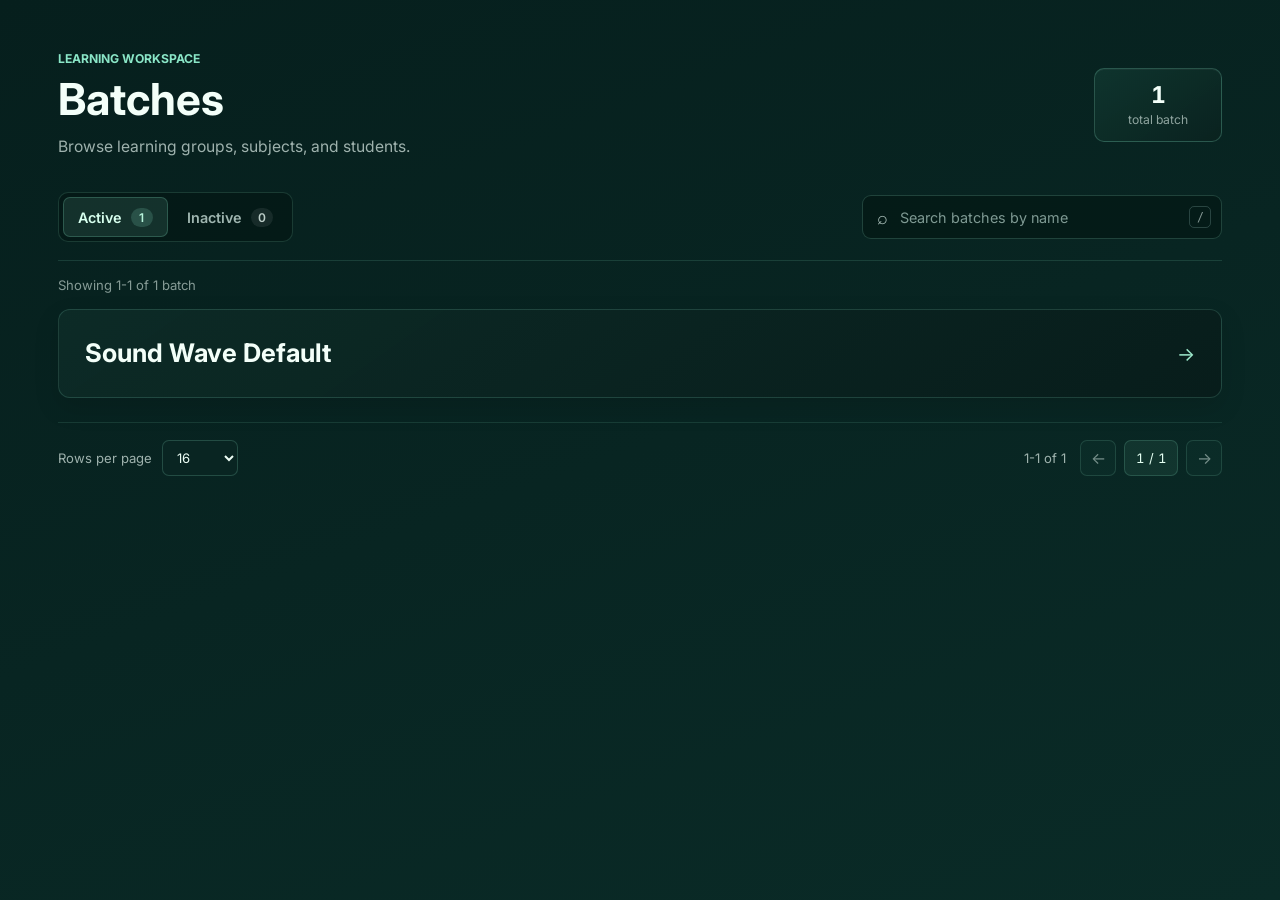
<file: index.html>
<!DOCTYPE html>
<html lang="en">
  <head>
    <meta charset="UTF-8" />
    <meta name="viewport" content="width=device-width, initial-scale=1.0" />
    <title>Sound Wave | Batches</title>
    <meta
      name="description"
      content="Sound Wave batches list."
    />
    <link rel="preconnect" href="https://fonts.googleapis.com" />
    <link rel="preconnect" href="https://fonts.gstatic.com" crossorigin />
    <link
      href="https://fonts.googleapis.com/css2?family=Inter:wght@400;500;600;700;800;900&display=swap"
      rel="stylesheet"
    />
    <link rel="icon" href="favicon.svg" type="image/svg+xml" />
    <link rel="stylesheet" href="styles.css" />
  </head>
  <body>
    <div class="app-shell app-shell-no-sidebar">
      <main class="main-panel list-panel batches-page">
        <section class="batch-list-shell" aria-labelledby="batches-title" data-batches-page>
          <header class="batches-heading">
            <div class="batches-heading-copy">
              <p class="batches-eyebrow">Learning workspace</p>
              <h1 id="batches-title">Batches</h1>
              <p class="batches-description">Browse learning groups, subjects, and students.</p>
            </div>
            <div class="batches-total" aria-live="polite">
              <strong data-total-batches>1</strong>
              <span>total batch</span>
            </div>
          </header>

          <div class="batch-toolbar">
            <div class="toggle-tabs" role="tablist" aria-label="Filter batches by status">
              <button class="tab active" id="active-tab" type="button" role="tab" aria-selected="true" aria-controls="batch-results" tabindex="0" data-status="active">
                <span>Active</span><span class="tab-count" data-count="active">1</span>
              </button>
              <button class="tab" id="inactive-tab" type="button" role="tab" aria-selected="false" aria-controls="batch-results" tabindex="-1" data-status="inactive">
                <span>Inactive</span><span class="tab-count" data-count="inactive">0</span>
              </button>
            </div>

            <div class="batch-search-field">
              <label class="visually-hidden" for="batch-search">Search batches by name</label>
              <span class="batch-search-icon" aria-hidden="true">⌕</span>
              <input id="batch-search" type="text" placeholder="Search batches by name" autocomplete="off" />
              <button class="clear-search" type="button" aria-label="Clear search" title="Clear search" hidden>&times;</button>
              <kbd class="search-shortcut" aria-hidden="true">/</kbd>
            </div>
          </div>

          <p class="results-summary" id="batch-results-summary" aria-live="polite"></p>

          <div class="batch-results" id="batch-results" role="tabpanel" aria-labelledby="active-tab" aria-busy="true">
            <div class="batch-skeleton" aria-hidden="true">
              <span class="skeleton-line skeleton-title"></span>
              <span class="skeleton-line skeleton-meta"></span>
              <span class="skeleton-line skeleton-meta-short"></span>
              <div class="skeleton-badges"><i></i><i></i><i></i><i></i></div>
              <span class="skeleton-line skeleton-footer"></span>
            </div>
          </div>

          <div class="batch-empty-state" id="batch-empty-state" role="status" hidden>
            <span class="empty-state-mark" aria-hidden="true">⌕</span>
            <strong data-empty-title>No batches found</strong>
            <p data-empty-description>Try a different search or status filter.</p>
            <button class="reset-search" type="button" hidden>Clear search</button>
          </div>

          <footer class="data-footer">
            <label class="rows-wrap" for="rows-per-page">
              <span>Rows per page</span>
              <select id="rows-per-page">
                <option value="8">8</option>
                <option value="16" selected>16</option>
                <option value="32">32</option>
              </select>
            </label>

            <div class="pager">
              <span class="pagination-summary" id="pagination-summary" aria-live="polite">0-0 of 0</span>
              <div class="pager-controls" aria-label="Batch list pagination">
                <button type="button" data-page="previous" aria-label="Previous page" title="Previous page" disabled>&larr;</button>
                <span class="page-indicator" id="page-indicator" aria-current="page">1 / 1</span>
                <button type="button" data-page="next" aria-label="Next page" title="Next page" disabled>&rarr;</button>
              </div>
            </div>
          </footer>
        </section>
      </main>
    </div>

    <template id="batch-card-template">
      <a class="batch-list-card batch-list-link" href="batch.html">
        <div class="batch-card-heading">
          <h2 data-field="name"></h2>
          <span class="batch-card-open" aria-hidden="true">&rarr;</span>
        </div>
      </a>
    </template>

    <script src="script.js"></script>
  </body>
</html>
</file>
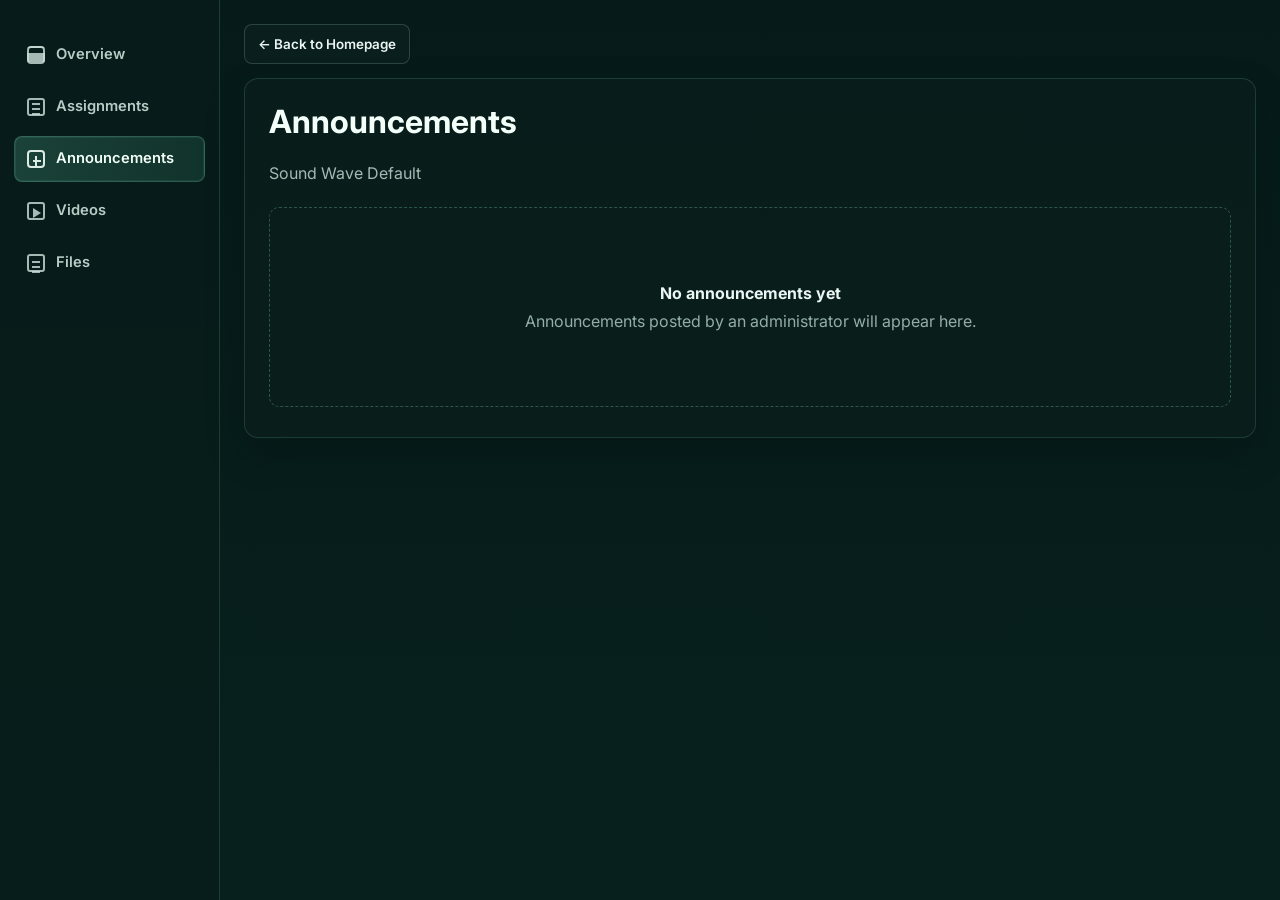
<file: announcements.html>
<!DOCTYPE html>
<html lang="en">
  <head>
    <meta charset="UTF-8" />
    <meta name="viewport" content="width=device-width, initial-scale=1.0" />
    <title>Sound Wave | Announcements</title>
    <meta name="description" content="Announcements for Sound Wave Default." />
    <link rel="preconnect" href="https://fonts.googleapis.com" />
    <link rel="preconnect" href="https://fonts.gstatic.com" crossorigin />
    <link href="https://fonts.googleapis.com/css2?family=Inter:wght@400;500;600;700;800;900&display=swap" rel="stylesheet" />
    <link rel="icon" href="favicon.svg" type="image/svg+xml" />
    <link rel="stylesheet" href="styles.css" />
  </head>
  <body class="batch-body">
    <div class="batch-layout batch-layout-no-side-panel">
      <aside class="batch-sidebar">
        <button class="batch-nav-toggle" type="button" aria-expanded="false" aria-controls="batch-navigation-items">
          <span>Batch navigation</span>
          <span class="batch-nav-toggle-icon" aria-hidden="true">+</span>
        </button>
        <nav class="side-nav" id="batch-navigation-items" aria-label="Batch navigation">
          <a class="nav-entry" href="batch.html"><span class="nav-icon icon-overview" aria-hidden="true"></span><span>Overview</span></a>
          <a class="nav-entry" href="assignments.html"><span class="nav-icon icon-assignments" aria-hidden="true"></span><span>Assignments</span></a>
          <a class="nav-entry active" href="announcements.html" aria-current="page"><span class="nav-icon icon-announcements" aria-hidden="true"></span><span>Announcements</span></a>
          <a class="nav-entry" href="videos.html"><span class="nav-icon icon-videos" aria-hidden="true"></span><span>Videos</span></a>
          <a class="nav-entry" href="files.html"><span class="nav-icon icon-material" aria-hidden="true"></span><span>Files</span></a>
        </nav>
      </aside>

      <main class="batch-main">
        <a class="small-action batch-back-link" href="index.html">&larr; Back to Homepage</a>
        <section class="batch-overview-card section-content-card">
          <h1>Announcements</h1>
          <p class="section-context">Sound Wave Default</p>
          <div class="section-empty-state" role="status">
            <strong>No announcements yet</strong>
            <span>Announcements posted by an administrator will appear here.</span>
          </div>
        </section>
      </main>

    </div>
    <script src="script.js"></script>
  </body>
</html>
</file>
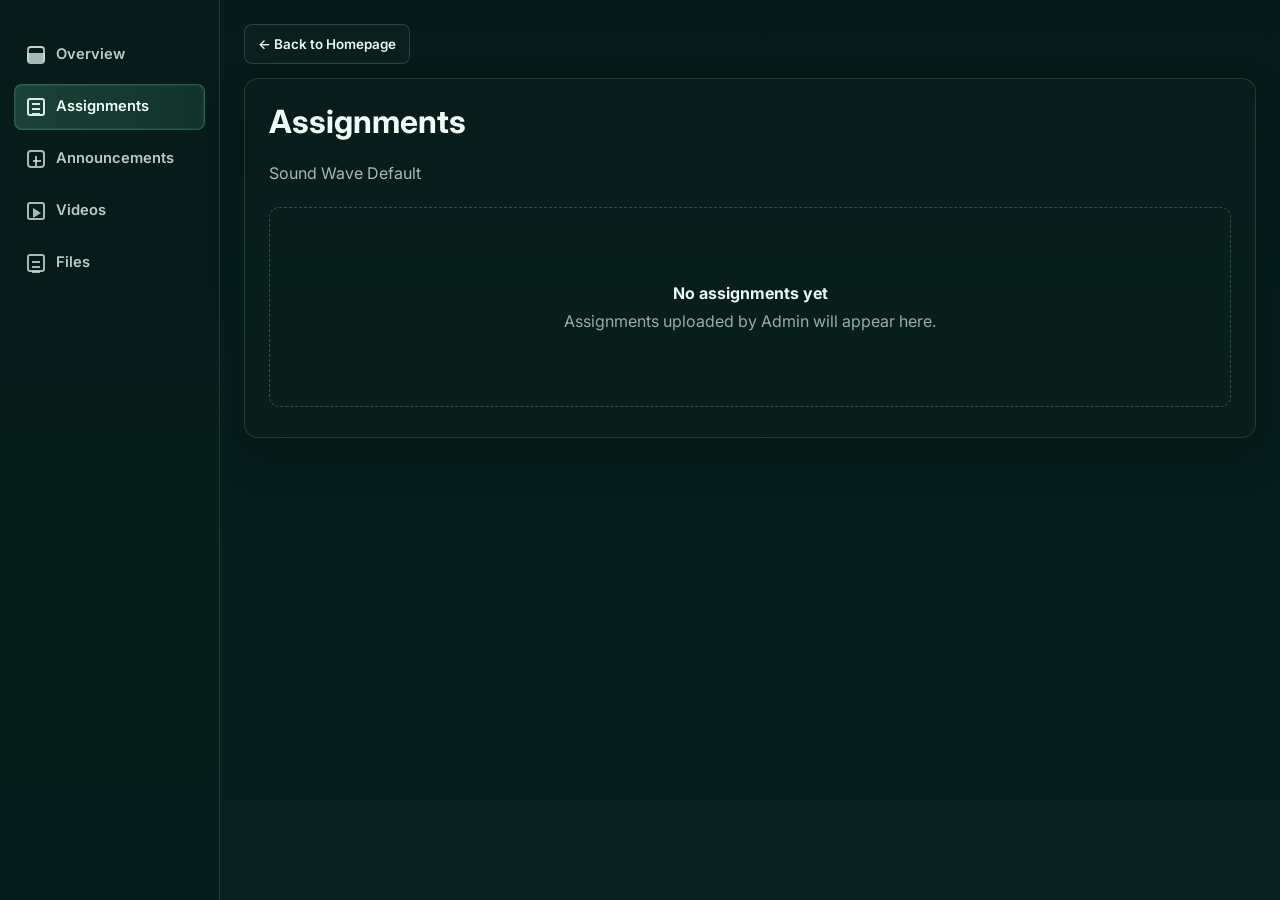
<file: assignments.html>
<!DOCTYPE html>
<html lang="en">
  <head>
    <meta charset="UTF-8" />
    <meta name="viewport" content="width=device-width, initial-scale=1.0" />
    <title>Sound Wave | Assignments</title>
    <meta name="description" content="Assignments for Sound Wave Default." />
    <link rel="preconnect" href="https://fonts.googleapis.com" />
    <link rel="preconnect" href="https://fonts.gstatic.com" crossorigin />
    <link href="https://fonts.googleapis.com/css2?family=Inter:wght@400;500;600;700;800;900&display=swap" rel="stylesheet" />
    <link rel="icon" href="favicon.svg" type="image/svg+xml" />
    <link rel="stylesheet" href="styles.css" />
  </head>
  <body class="batch-body">
    <div class="batch-layout batch-layout-no-side-panel">
      <aside class="batch-sidebar">
        <button class="batch-nav-toggle" type="button" aria-expanded="false" aria-controls="batch-navigation-items">
          <span>Batch navigation</span>
          <span class="batch-nav-toggle-icon" aria-hidden="true">+</span>
        </button>
        <nav class="side-nav" id="batch-navigation-items" aria-label="Batch navigation">
          <a class="nav-entry" href="batch.html"><span class="nav-icon icon-overview" aria-hidden="true"></span><span>Overview</span></a>
          <a class="nav-entry active" href="assignments.html" aria-current="page"><span class="nav-icon icon-assignments" aria-hidden="true"></span><span>Assignments</span></a>
          <a class="nav-entry" href="announcements.html"><span class="nav-icon icon-announcements" aria-hidden="true"></span><span>Announcements</span></a>
          <a class="nav-entry" href="videos.html"><span class="nav-icon icon-videos" aria-hidden="true"></span><span>Videos</span></a>
          <a class="nav-entry" href="files.html"><span class="nav-icon icon-material" aria-hidden="true"></span><span>Files</span></a>
        </nav>
      </aside>

      <main class="batch-main">
        <a class="small-action batch-back-link" href="index.html">&larr; Back to Homepage</a>
        <section class="batch-overview-card section-content-card">
          <h1>Assignments</h1>
          <p class="section-context">Sound Wave Default</p>
          <div class="section-empty-state">
            <strong>No assignments yet</strong>
            <span>Assignments uploaded by Admin will appear here.</span>
          </div>
        </section>
      </main>

    </div>
    <script src="script.js"></script>
  </body>
</html>
</file>
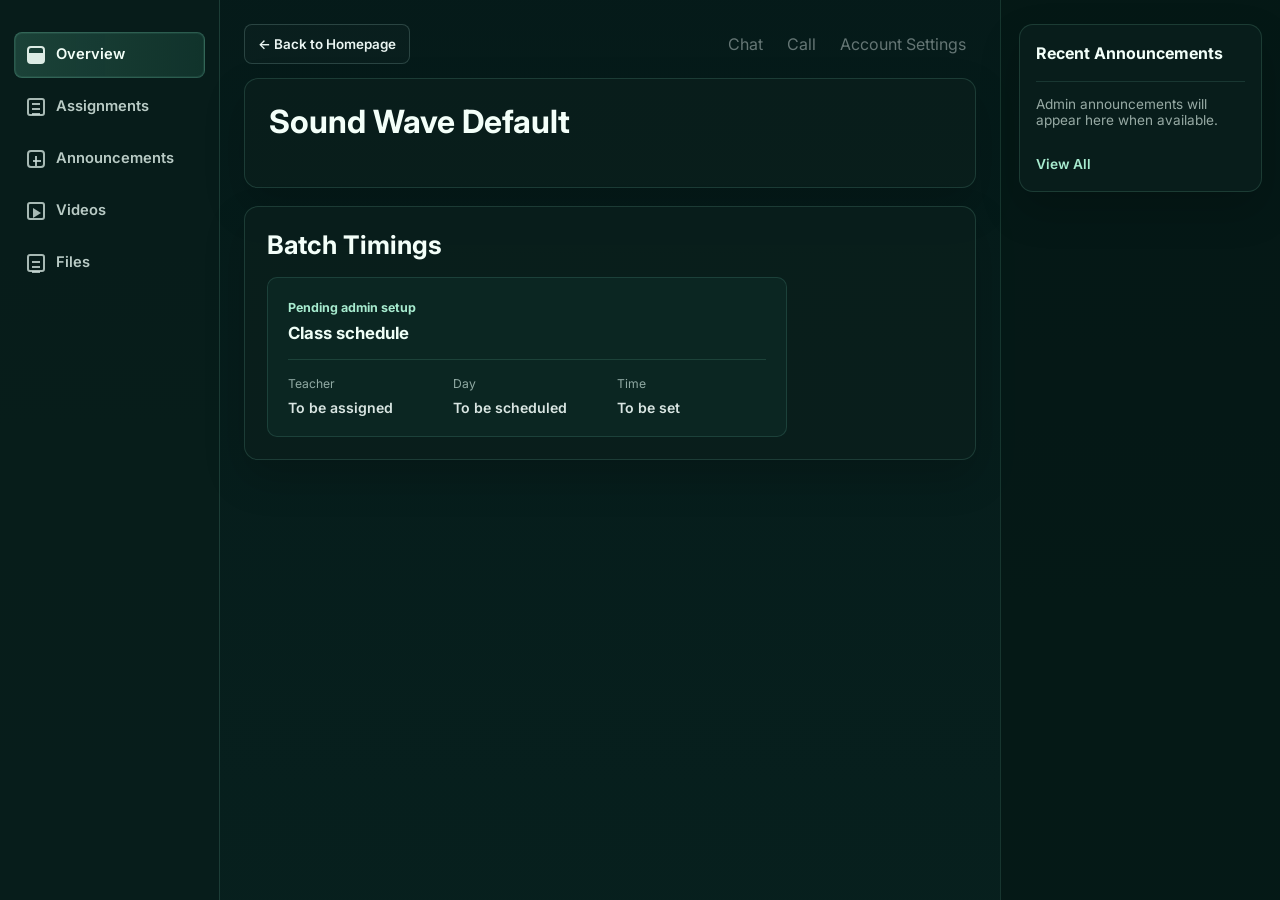
<file: batch.html>
<!DOCTYPE html>
<html lang="en">
  <head>
    <meta charset="UTF-8" />
    <meta name="viewport" content="width=device-width, initial-scale=1.0" />
    <title>Sound Wave | Batch Details</title>
    <meta
      name="description"
      content="Batch detail page for Sound Wave."
    />
    <link rel="preconnect" href="https://fonts.googleapis.com" />
    <link rel="preconnect" href="https://fonts.gstatic.com" crossorigin />
    <link
      href="https://fonts.googleapis.com/css2?family=Inter:wght@400;500;600;700;800;900&display=swap"
      rel="stylesheet"
    />
    <link rel="icon" href="favicon.svg" type="image/svg+xml" />
    <link rel="stylesheet" href="styles.css" />
  </head>
  <body class="batch-body">
    <div class="batch-layout">
      <aside class="batch-sidebar">
        <button class="batch-nav-toggle" type="button" aria-expanded="false" aria-controls="batch-navigation-items">
          <span>Batch navigation</span>
          <span class="batch-nav-toggle-icon" aria-hidden="true">+</span>
        </button>
        <nav class="side-nav" id="batch-navigation-items" aria-label="Batch navigation">
          <a class="nav-entry active" href="batch.html" aria-current="page">
            <span class="nav-icon icon-overview" aria-hidden="true"></span>
            <span>Overview</span>
          </a>
          <a class="nav-entry" href="assignments.html">
            <span class="nav-icon icon-assignments" aria-hidden="true"></span>
            <span>Assignments</span>
          </a>
          <a class="nav-entry" href="announcements.html">
            <span class="nav-icon icon-announcements" aria-hidden="true"></span>
            <span>Announcements</span>
          </a>
          <a class="nav-entry" href="videos.html">
            <span class="nav-icon icon-videos" aria-hidden="true"></span>
            <span>Videos</span>
          </a>
          <a class="nav-entry" href="files.html">
            <span class="nav-icon icon-material" aria-hidden="true"></span>
            <span>Files</span>
          </a>
        </nav>
      </aside>

      <main class="batch-main">
        <div class="batch-detail-topbar">
          <a class="small-action batch-back-link" href="index.html">&larr; Back to Homepage</a>
          <nav class="header-actions" aria-label="Account actions">
            <button type="button" class="header-action" disabled title="Chat will be available when connected">Chat</button>
            <button type="button" class="header-action" disabled title="Calling will be available when connected">Call</button>
            <button type="button" class="header-action" disabled title="Account settings are not connected yet">Account Settings</button>
          </nav>
        </div>

        <section class="batch-overview-card">
          <h1 id="batch-title">Sound Wave Default</h1>
        </section>

        <section class="batch-schedule-card">
          <h2>Batch Timings</h2>

          <div class="schedule-grid" id="schedule-content" aria-label="Class schedule">
            <article class="session-card weekly-class-card">
              <header class="weekly-class-header">
                <div>
                  <span class="weekly-class-frequency">Pending admin setup</span>
                  <h3>Class schedule</h3>
                </div>
              </header>
              <dl class="weekly-class-details">
                <div>
                  <dt>Teacher</dt>
                  <dd>To be assigned</dd>
                </div>
                <div>
                  <dt>Day</dt>
                  <dd>To be scheduled</dd>
                </div>
                <div>
                  <dt>Time</dt>
                  <dd>To be set</dd>
                </div>
              </dl>
            </article>
          </div>
          <div class="schedule-empty-state" id="schedule-empty-state" role="status">
            <strong>Schedule not configured</strong>
            <span>An administrator will set class availability.</span>
          </div>
        </section>
      </main>

      <aside class="batch-side-panel">
        <div class="panel-box">
          <h3>Recent Announcements</h3>
          <p class="announcement-empty-state" hidden>Admin announcements will appear here when available.</p>
          <a class="view-all" href="announcements.html">View All</a>
        </div>
      </aside>
    </div>

    <script src="script.js"></script>
  </body>
</html>
</file>
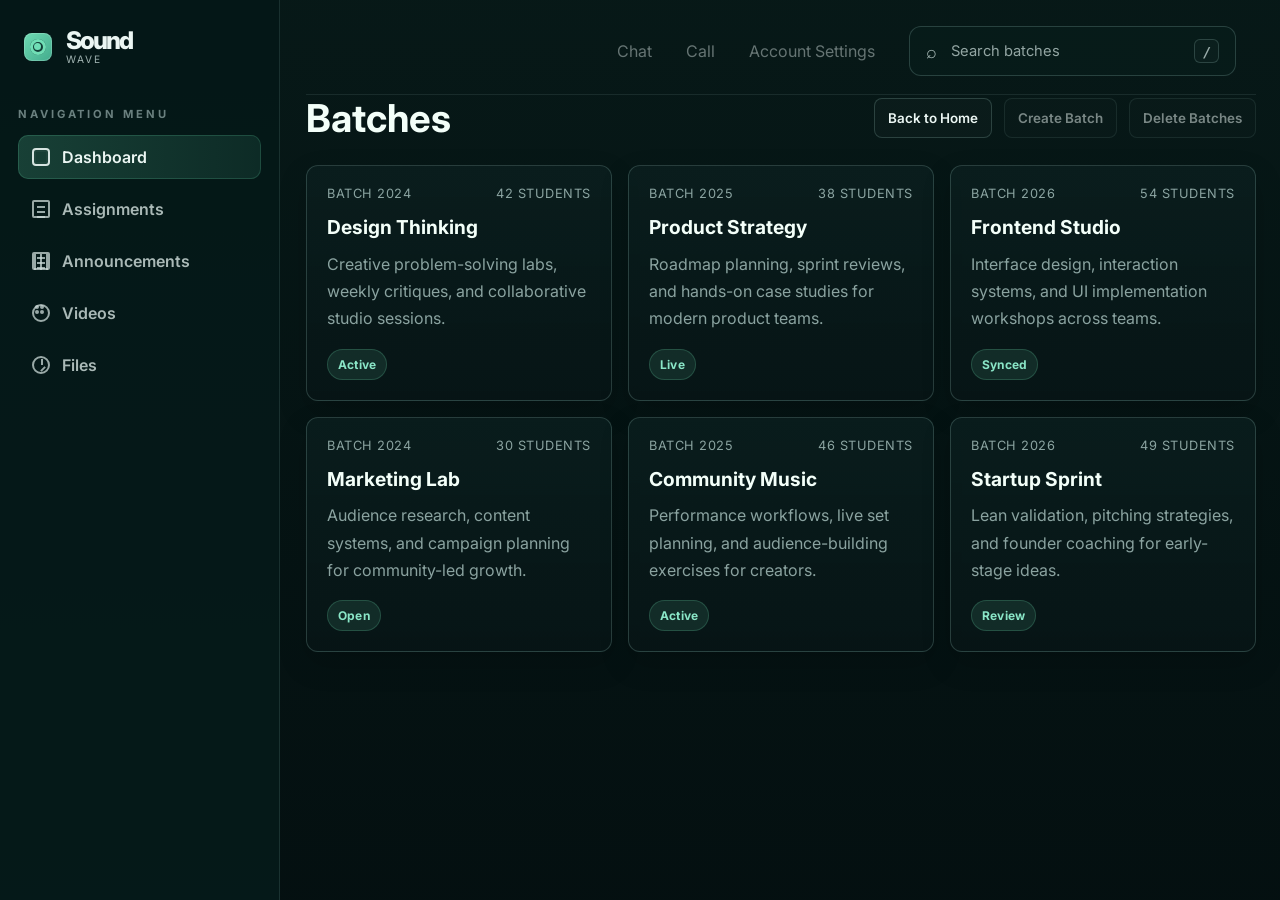
<file: dashboard.html>
<!DOCTYPE html>
<html lang="en">
  <head>
    <meta charset="UTF-8" />
    <meta name="viewport" content="width=device-width, initial-scale=1.0" />
    <title>Sound Wave | Dashboard</title>
    <meta
      name="description"
      content="Sound Wave dashboard showing available batches and schedule information."
    />
    <link rel="preconnect" href="https://fonts.googleapis.com" />
    <link rel="preconnect" href="https://fonts.gstatic.com" crossorigin />
    <link
      href="https://fonts.googleapis.com/css2?family=Inter:wght@400;500;600;700;800;900&display=swap"
      rel="stylesheet"
    />
    <link rel="icon" href="favicon.svg" type="image/svg+xml" />
    <link rel="stylesheet" href="styles.css" />
  </head>
  <body>
    <div class="app-shell">
      <aside class="sidebar">
        <div class="brand-wrap">
          <div class="brand-mark">
            <span class="brand-dot"></span>
          </div>
          <div class="brand-text">
            <span class="brand-name">Sound</span>
            <span class="brand-sub">Wave</span>
          </div>
        </div>

        <button class="batch-nav-toggle dashboard-nav-toggle" type="button" aria-expanded="false" aria-controls="dashboard-navigation-items">
          <span>Main navigation</span>
          <span class="batch-nav-toggle-icon" aria-hidden="true">+</span>
        </button>
        <nav class="sidebar-nav" id="dashboard-navigation-items" aria-label="Main navigation">
          <div class="nav-section-label">Navigation menu</div>

          <div class="nav-section">
            <a class="nav-item active" href="dashboard.html" aria-current="page">
              <span class="nav-icon dashboard-icon" aria-hidden="true"></span>
              <span>Dashboard</span>
            </a>
            <a class="nav-item" href="assignments.html">
              <span class="nav-icon material-icon" aria-hidden="true"></span>
              <span>Assignments</span>
            </a>
            <a class="nav-item" href="announcements.html">
              <span class="nav-icon timetable-icon" aria-hidden="true"></span>
              <span>Announcements</span>
            </a>
            <a class="nav-item" href="videos.html">
              <span class="nav-icon societies-icon" aria-hidden="true"></span>
              <span>Videos</span>
            </a>
            <a class="nav-item" href="files.html">
              <span class="nav-icon events-icon" aria-hidden="true"></span>
              <span>Files</span>
            </a>
          </div>
        </nav>
      </aside>

      <main class="main-panel batch-page">
        <header class="topbar">
          <nav class="header-actions" aria-label="Primary actions">
            <button type="button" class="header-action" disabled title="Chat will be available when connected">Chat</button>
            <button type="button" class="header-action" disabled title="Calling will be available when connected">Call</button>
            <button type="button" class="header-action" disabled title="Account settings are not connected yet">Account Settings</button>
          </nav>

          <label class="search-box" for="dashboard-batch-search">
            <span class="search-icon" aria-hidden="true">⌕</span>
            <input id="dashboard-batch-search" class="dashboard-search-input" type="search" placeholder="Search batches" autocomplete="off" />
            <kbd>/</kbd>
          </label>
        </header>

        <div class="batch-header">
          <h1>Batches</h1>
          <div class="batch-top-actions">
            <a class="small-action" href="index.html">Back to Home</a>
            <button class="small-action" type="button" disabled title="Batch creation is not connected yet">Create Batch</button>
            <button class="small-action" type="button" disabled title="Batch management is not connected yet">Delete Batches</button>
          </div>
        </div>

        <section class="batch-grid" aria-label="Batches overview">
          <a class="batch-card batch-link" href="batch.html?id=design-thinking">
            <div class="batch-meta">
              <span>Batch 2024</span>
              <span>42 students</span>
            </div>
            <h3>Design Thinking</h3>
            <p>Creative problem-solving labs, weekly critiques, and collaborative studio sessions.</p>
            <span class="batch-pill">Active</span>
          </a>

          <a class="batch-card batch-link" href="batch.html?id=product-strategy">
            <div class="batch-meta">
              <span>Batch 2025</span>
              <span>38 students</span>
            </div>
            <h3>Product Strategy</h3>
            <p>Roadmap planning, sprint reviews, and hands-on case studies for modern product teams.</p>
            <span class="batch-pill">Live</span>
          </a>

          <a class="batch-card batch-link" href="batch.html?id=frontend-studio">
            <div class="batch-meta">
              <span>Batch 2026</span>
              <span>54 students</span>
            </div>
            <h3>Frontend Studio</h3>
            <p>Interface design, interaction systems, and UI implementation workshops across teams.</p>
            <span class="batch-pill">Synced</span>
          </a>

          <a class="batch-card batch-link" href="batch.html?id=marketing-lab">
            <div class="batch-meta">
              <span>Batch 2024</span>
              <span>30 students</span>
            </div>
            <h3>Marketing Lab</h3>
            <p>Audience research, content systems, and campaign planning for community-led growth.</p>
            <span class="batch-pill">Open</span>
          </a>

          <a class="batch-card batch-link" href="batch.html?id=community-music">
            <div class="batch-meta">
              <span>Batch 2025</span>
              <span>46 students</span>
            </div>
            <h3>Community Music</h3>
            <p>Performance workflows, live set planning, and audience-building exercises for creators.</p>
            <span class="batch-pill">Active</span>
          </a>

          <a class="batch-card batch-link" href="batch.html?id=startup-sprint">
            <div class="batch-meta">
              <span>Batch 2026</span>
              <span>49 students</span>
            </div>
            <h3>Startup Sprint</h3>
            <p>Lean validation, pitching strategies, and founder coaching for early-stage ideas.</p>
            <span class="batch-pill">Review</span>
          </a>
        </section>
        <p class="dashboard-search-empty" role="status" hidden>No batches match your search.</p>
      </main>
    </div>

    <script src="script.js"></script>
  </body>
</html>
</file>
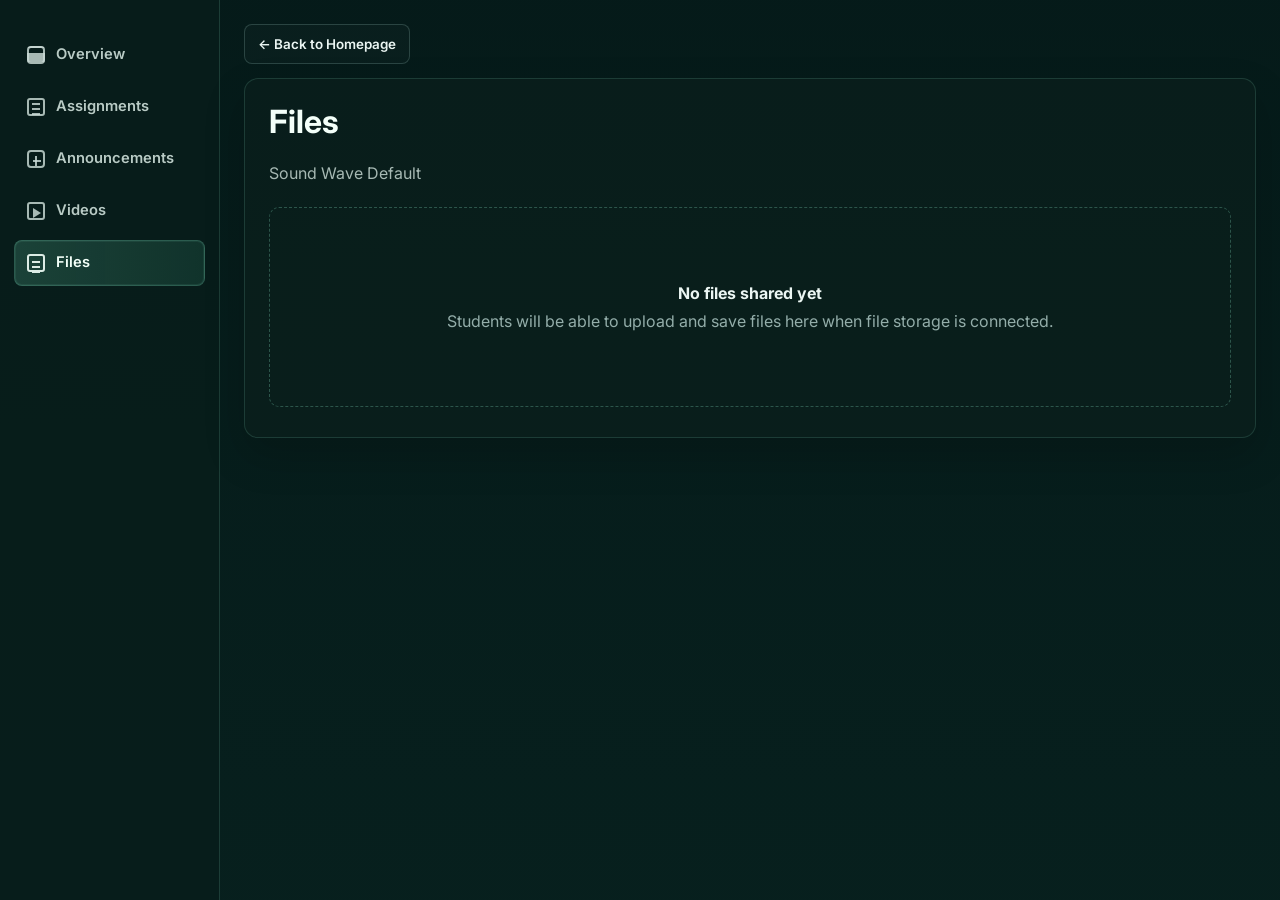
<file: files.html>
<!DOCTYPE html>
<html lang="en">
  <head>
    <meta charset="UTF-8" />
    <meta name="viewport" content="width=device-width, initial-scale=1.0" />
    <title>Sound Wave | Files</title>
    <meta name="description" content="Files for Sound Wave Default." />
    <link rel="preconnect" href="https://fonts.googleapis.com" />
    <link rel="preconnect" href="https://fonts.gstatic.com" crossorigin />
    <link href="https://fonts.googleapis.com/css2?family=Inter:wght@400;500;600;700;800;900&display=swap" rel="stylesheet" />
    <link rel="icon" href="favicon.svg" type="image/svg+xml" />
    <link rel="stylesheet" href="styles.css" />
  </head>
  <body class="batch-body">
    <div class="batch-layout batch-layout-no-side-panel">
      <aside class="batch-sidebar">
        <button class="batch-nav-toggle" type="button" aria-expanded="false" aria-controls="batch-navigation-items">
          <span>Batch navigation</span>
          <span class="batch-nav-toggle-icon" aria-hidden="true">+</span>
        </button>
        <nav class="side-nav" id="batch-navigation-items" aria-label="Batch navigation">
          <a class="nav-entry" href="batch.html"><span class="nav-icon icon-overview" aria-hidden="true"></span><span>Overview</span></a>
          <a class="nav-entry" href="assignments.html"><span class="nav-icon icon-assignments" aria-hidden="true"></span><span>Assignments</span></a>
          <a class="nav-entry" href="announcements.html"><span class="nav-icon icon-announcements" aria-hidden="true"></span><span>Announcements</span></a>
          <a class="nav-entry" href="videos.html"><span class="nav-icon icon-videos" aria-hidden="true"></span><span>Videos</span></a>
          <a class="nav-entry active" href="files.html" aria-current="page"><span class="nav-icon icon-material" aria-hidden="true"></span><span>Files</span></a>
        </nav>
      </aside>

      <main class="batch-main">
        <a class="small-action batch-back-link" href="index.html">&larr; Back to Homepage</a>
        <section class="batch-overview-card section-content-card">
          <h1>Files</h1>
          <p class="section-context">Sound Wave Default</p>
          <div class="section-empty-state">
            <strong>No files shared yet</strong>
            <span>Students will be able to upload and save files here when file storage is connected.</span>
          </div>
        </section>
      </main>

    </div>
    <script src="script.js"></script>
  </body>
</html>
</file>
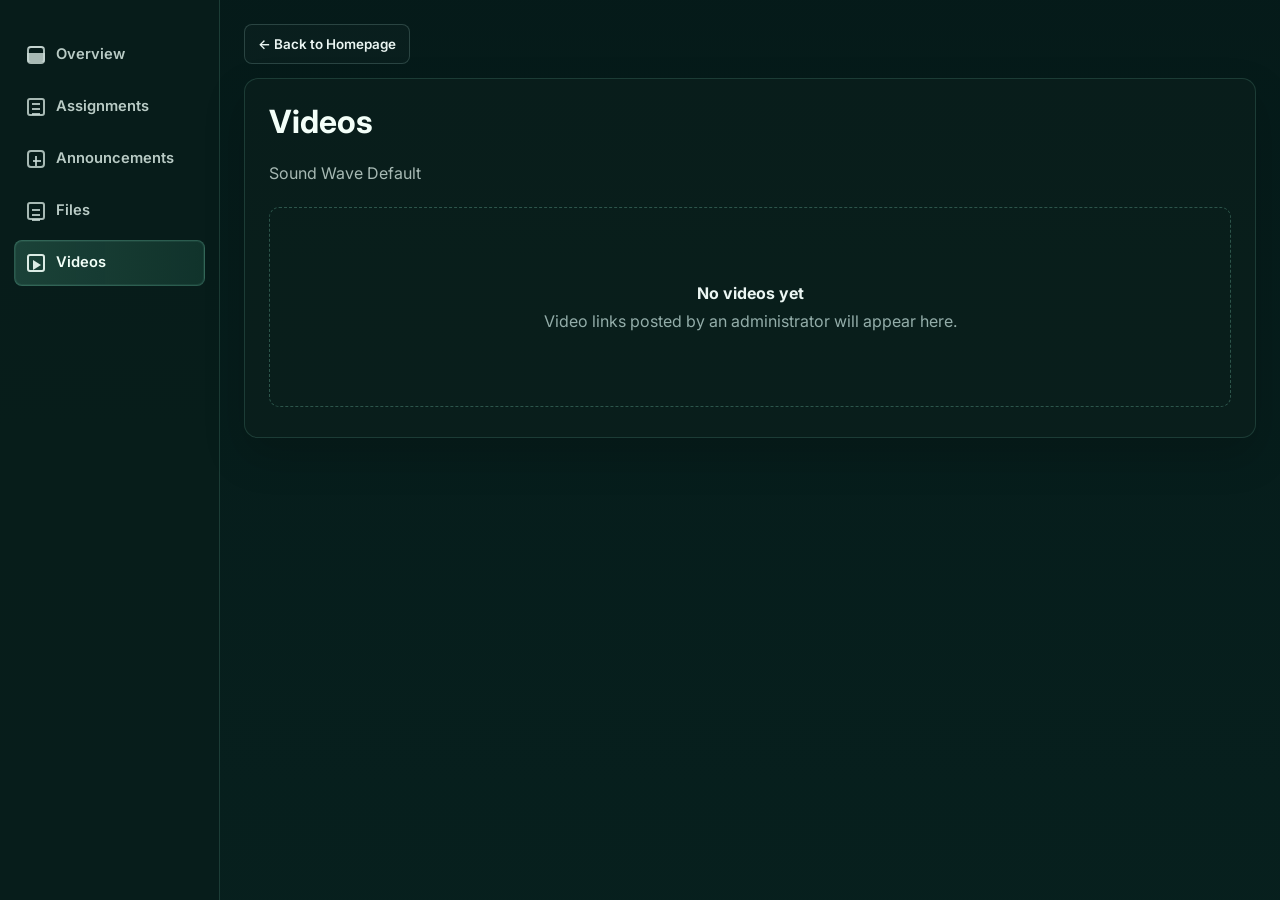
<file: videos.html>
<!DOCTYPE html>
<html lang="en">
  <head>
    <meta charset="UTF-8" />
    <meta name="viewport" content="width=device-width, initial-scale=1.0" />
    <title>Sound Wave | Videos</title>
    <meta name="description" content="Videos for Sound Wave Default." />
    <link rel="preconnect" href="https://fonts.googleapis.com" />
    <link rel="preconnect" href="https://fonts.gstatic.com" crossorigin />
    <link href="https://fonts.googleapis.com/css2?family=Inter:wght@400;500;600;700;800;900&display=swap" rel="stylesheet" />
    <link rel="icon" href="favicon.svg" type="image/svg+xml" />
    <link rel="stylesheet" href="styles.css" />
  </head>
  <body class="batch-body">
    <div class="batch-layout batch-layout-no-side-panel">
      <aside class="batch-sidebar">
        <button class="batch-nav-toggle" type="button" aria-expanded="false" aria-controls="batch-navigation-items">
          <span>Batch navigation</span>
          <span class="batch-nav-toggle-icon" aria-hidden="true">+</span>
        </button>
        <nav class="side-nav" id="batch-navigation-items" aria-label="Batch navigation">
          <a class="nav-entry" href="batch.html"><span class="nav-icon icon-overview" aria-hidden="true"></span><span>Overview</span></a>
          <a class="nav-entry" href="assignments.html"><span class="nav-icon icon-assignments" aria-hidden="true"></span><span>Assignments</span></a>
          <a class="nav-entry" href="announcements.html"><span class="nav-icon icon-announcements" aria-hidden="true"></span><span>Announcements</span></a>
          <a class="nav-entry" href="files.html"><span class="nav-icon icon-material" aria-hidden="true"></span><span>Files</span></a>
          <a class="nav-entry active" href="videos.html" aria-current="page"><span class="nav-icon icon-videos" aria-hidden="true"></span><span>Videos</span></a>
        </nav>
      </aside>

      <main class="batch-main">
        <a class="small-action batch-back-link" href="index.html">&larr; Back to Homepage</a>
        <section class="batch-overview-card section-content-card">
          <h1>Videos</h1>
          <p class="section-context">Sound Wave Default</p>
          <div class="section-empty-state">
            <strong>No videos yet</strong>
            <span>Video links posted by an administrator will appear here.</span>
          </div>
        </section>
      </main>

    </div>
    <script src="script.js"></script>
  </body>
</html>
</file>
<file: styles.css>
:root {
  --bg-1: #031e1d;
  --bg-2: #052b2a;
  --bg-3: #0b3634;
  --panel: rgba(10, 31, 29, 0.8);
  --panel-strong: rgba(12, 31, 31, 0.9);
  --panel-light: rgba(19, 46, 44, 0.98);
  --line: rgba(136, 177, 171, 0.16);
  --line-strong: rgba(136, 177, 171, 0.26);
  --text: #ebf6f3;
  --muted: rgba(201, 229, 224, 0.68);
  --green: #8ae6c7;
  --green-strong: #64ffc4;
  --green-soft: rgba(122, 240, 196, 0.12);
  --shadow: 0 24px 80px rgba(0, 0, 0, 0.28);
}

* {
  box-sizing: border-box;
}

html, body {
  margin: 0;
  height: 100%;
  background: var(--bg-1);
  color: var(--text);
  font-family: "Inter", sans-serif;
}

body {
  min-height: 100vh;
}

button, input {
  font: inherit;
}

.app-shell {
  display: grid;
  grid-template-columns: 280px 1fr;
  min-height: 100vh;
  background: linear-gradient(180deg, #04211f 0%, #08352f 100%);
}

.app-shell-no-sidebar {
  grid-template-columns: 1fr;
}

.sidebar {
  background: rgba(5, 23, 23, 0.9);
  border-right: 1px solid var(--line);
  padding: 18px 18px 24px;
}

.brand-wrap {
  display: flex;
  align-items: center;
  gap: 14px;
  padding: 10px 6px 18px;
}

.brand-mark {
  position: relative;
  width: 28px;
  height: 28px;
  border-radius: 8px;
  background: linear-gradient(135deg, rgba(122, 240, 196, 0.9), rgba(82, 208, 170, 0.8));
  box-shadow: inset 0 0 0 1px rgba(255,255,255,0.18);
}

.brand-mark::before {
  content: "";
  position: absolute;
  inset: 6px;
  border-radius: 50%;
  background: rgba(3, 30, 30, 0.8);
  box-shadow: inset 0 0 0 3px rgba(122, 240, 196, 0.9);
}

.brand-dot {
  position: absolute;
  width: 7px;
  height: 7px;
  border-radius: 50%;
  background: rgba(122, 240, 196, 0.9);
  top: 10px;
  left: 10px;
}

.brand-text {
  display: flex;
  flex-direction: column;
  gap: 1px;
}

.brand-name {
  font-size: clamp(1.3rem, 1.9vw, 2.1rem);
  font-weight: 800;
  letter-spacing: -0.08em;
  line-height: 1;
}

.brand-sub {
  color: rgba(221, 238, 235, 0.72);
  font-size: 0.64rem;
  text-transform: uppercase;
  letter-spacing: 0.2em;
}

.sidebar-nav {
  margin-top: 24px;
}

.nav-section {
  margin-bottom: 24px;
}

.nav-label,
.nav-section-label {
  color: rgba(188, 211, 208, 0.56);
  font-size: 0.7rem;
  letter-spacing: 0.26em;
  text-transform: uppercase;
  margin: 0 0 14px;
  font-weight: 700;
}

.nav-item {
  position: relative;
  display: flex;
  align-items: center;
  gap: 12px;
  width: 100%;
  padding: 12px 14px;
  border-radius: 10px;
  color: rgba(225, 239, 236, 0.75);
  text-decoration: none;
  font-weight: 600;
  margin-bottom: 8px;
}

.nav-item.active {
  background: rgba(106, 231, 190, 0.09);
  box-shadow: inset 0 0 0 1px rgba(118, 247, 193, 0.16);
  color: var(--text);
}

.nav-item.active::before {
  content: "";
  position: absolute;
  inset: 0;
  border-radius: 10px;
  background: linear-gradient(90deg, rgba(118, 247, 193, 0.1), transparent);
}

.nav-item span:not(.nav-icon) {
  position: relative;
  z-index: 1;
}

.nav-icon {
  position: relative;
  z-index: 1;
  width: 16px;
  height: 16px;
  display: inline-block;
  opacity: 0.9;
}

.dashboard-icon {
  border: 2px solid currentColor;
  border-radius: 4px;
  box-shadow: inset 0 0 0 2px rgba(255,255,255,0.04);
}

.material-icon {
  border: 2px solid currentColor;
  border-radius: 2px;
}

.material-icon::before {
  content: "";
  position: absolute;
  left: 3px;
  right: 3px;
  top: 4px;
  height: 2px;
  background: currentColor;
  box-shadow: 0 5px 0 currentColor, 0 10px 0 currentColor;
}

.timetable-icon {
  border: 2px solid currentColor;
  border-radius: 2px;
}

.timetable-icon::before,
.timetable-icon::after {
  content: "";
  position: absolute;
  background: currentColor;
  left: 3px;
  right: 3px;
  top: 3px;
  height: 2px;
  box-shadow: 0 5px 0 currentColor, 0 10px 0 currentColor;
}

.timetable-icon::after {
  left: 0;
  right: 0;
  top: 0;
  width: 2px;
  height: 16px;
  box-shadow: 6px 0 0 currentColor, 12px 0 0 currentColor;
}

.societies-icon {
  border-radius: 50%;
  border: 2px solid currentColor;
}

.societies-icon::before {
  content: "";
  position: absolute;
  inset: 4px 4px auto auto;
  width: 4px;
  height: 4px;
  border-radius: 50%;
  background: currentColor;
  box-shadow: -5px 0 0 currentColor, 0 -5px 0 currentColor, -5px -5px 0 currentColor;
}

.events-icon {
  border: 2px solid currentColor;
  border-radius: 50%;
}

.events-icon::before {
  content: "";
  position: absolute;
  width: 2px;
  height: 6px;
  background: currentColor;
  left: 7px;
  top: 1px;
  box-shadow: 0 0 0 0 currentColor;
}

.events-icon::after {
  content: "";
  position: absolute;
  width: 2px;
  height: 6px;
  background: currentColor;
  left: 8px;
  top: 8px;
  transform: rotate(45deg);
}

.batch-body {
  background: linear-gradient(180deg, #061f1d 0%, #0b2e2a 100%);
  color: #ebf6f3;
}

.batch-layout {
  display: grid;
  grid-template-columns: minmax(190px, 220px) minmax(0, 1.7fr) minmax(250px, 280px);
  max-width: 1680px;
  min-height: 100vh;
  margin: 0 auto;
  background: linear-gradient(180deg, rgba(5, 26, 25, 0.92), rgba(7, 31, 29, 0.96));
}

.batch-layout-no-side-panel {
  grid-template-columns: minmax(190px, 220px) minmax(0, 1fr);
}

.batch-sidebar {
  background: rgba(7, 29, 27, 0.88);
  border-right: 1px solid rgba(138, 230, 199, 0.16);
  padding: 24px 14px;
}

.batch-nav-toggle {
  display: none;
}

.side-nav {
  display: flex;
  flex-direction: column;
  gap: 6px;
  margin-top: 8px;
}

.nav-entry {
  display: flex;
  align-items: center;
  gap: 11px;
  min-height: 46px;
  padding: 10px 12px;
  border: 1px solid transparent;
  border-radius: 8px;
  color: rgba(225, 241, 236, 0.82);
  text-decoration: none;
  font-weight: 600;
  font-size: 0.92rem;
  line-height: 1.35;
  transition: background-color 140ms ease, border-color 140ms ease, color 140ms ease;
}

.nav-entry:hover:not(.active) {
  border-color: rgba(138, 230, 199, 0.12);
  background: rgba(138, 230, 199, 0.07);
  color: #f2fff8;
}

.nav-entry.active {
  background: linear-gradient(90deg, rgba(122, 240, 196, 0.18), rgba(100, 255, 196, 0.1));
  border: 1px solid rgba(138, 230, 199, 0.22);
  color: #f2fff8;
  box-shadow: inset 0 0 0 1px rgba(138, 230, 199, 0.08);
}

.nav-icon {
  flex: 0 0 18px;
  width: 18px;
  height: 18px;
  display: inline-block;
  position: relative;
  color: inherit;
}

.icon-overview,
.icon-assignments,
.icon-announcements,
.icon-videos,
.icon-material {
  border: 2px solid currentColor;
}

.icon-overview {
  border-radius: 4px;
  background: linear-gradient(180deg, transparent 0 35%, currentColor 35% 100%);
}

.icon-assignments {
  border-radius: 3px;
}

.icon-assignments::before {
  content: "";
  position: absolute;
  left: 3px;
  right: 3px;
  top: 3px;
  height: 2px;
  background: currentColor;
  box-shadow: 0 5px 0 currentColor, 0 10px 0 currentColor;
}

.icon-announcements {
  border-radius: 4px;
}

.icon-announcements::before,
.icon-announcements::after {
  content: "";
  position: absolute;
  background: currentColor;
}

.icon-announcements::before {
  width: 2px;
  height: 10px;
  left: 6px;
  top: 4px;
}

.icon-announcements::after {
  width: 8px;
  height: 2px;
  left: 4px;
  top: 8px;
}

.icon-videos {
  border-radius: 3px;
}

.icon-videos::before {
  content: "";
  position: absolute;
  left: 4px;
  top: 4px;
  width: 0;
  height: 0;
  border-left: 8px solid currentColor;
  border-top: 5px solid transparent;
  border-bottom: 5px solid transparent;
}

.icon-material {
  border-radius: 3px;
}

.icon-material::before {
  content: "";
  position: absolute;
  left: 3px;
  right: 3px;
  top: 5px;
  height: 2px;
  background: currentColor;
  box-shadow: 0 5px 0 currentColor, 0 10px 0 currentColor;
}

.batch-main {
  min-width: 0;
  padding: 24px;
}

.batch-back-link {
  display: inline-block;
  margin-bottom: 14px;
}

.batch-detail-topbar {
  display: flex;
  align-items: center;
  justify-content: space-between;
  gap: 12px;
  margin-bottom: 14px;
}

.batch-detail-topbar .batch-back-link {
  margin-bottom: 0;
}

.batch-detail-topbar .header-actions {
  flex-wrap: wrap;
  gap: 4px;
  margin-right: 0;
}

.batch-detail-topbar .header-action {
  border: 1px solid rgba(138, 230, 199, 0.16);
  border-radius: 7px;
  padding: 8px 10px;
  font-size: 0.82rem;
  white-space: nowrap;
}

.section-content-card {
  min-height: 360px;
}

.section-content-card h1 {
  margin: 0 0 8px;
  color: #f3fff9;
  font-size: clamp(1.7rem, 2.4vw, 2.4rem);
}

.section-context {
  margin: 0 0 24px;
  color: rgba(206, 224, 218, 0.8);
}

.section-empty-state {
  min-height: 200px;
  display: grid;
  align-content: center;
  justify-items: center;
  gap: 8px;
  padding: 24px;
  border: 1px dashed rgba(138, 230, 199, 0.28);
  border-radius: 10px;
  color: rgba(201, 229, 224, 0.72);
  text-align: center;
}

.section-empty-state strong {
  color: #ebf6f3;
}

.announcement-card {
  padding: 18px;
  border: 1px solid rgba(138, 230, 199, 0.18);
  border-radius: 10px;
  background: rgba(138, 230, 199, 0.04);
}

.announcement-card h2 {
  margin: 0 0 8px;
  font-size: 1rem;
  color: #f3fff9;
}

.announcement-card p {
  margin: 0;
  color: rgba(206, 224, 218, 0.8);
}

.batch-overview-card,
.batch-schedule-card,
.panel-box {
  background: rgba(10, 31, 29, 0.82);
  border: 1px solid rgba(138, 230, 199, 0.15);
  border-radius: 14px;
  box-shadow: 0 18px 40px rgba(0, 0, 0, 0.18);
}

.batch-overview-card {
  padding: 24px;
  margin-bottom: 18px;
}

.batch-overview-card h1 {
  margin: 0 0 22px;
  font-size: clamp(1.7rem, 2.5vw, 2.35rem);
  line-height: 1.2;
  color: #f3fff9;
  overflow-wrap: anywhere;
}

.meta-grid {
  display: grid;
  grid-template-columns: repeat(3, minmax(0, 1fr));
  gap: 20px 24px;
  padding-top: 2px;
}

.meta-item {
  display: flex;
  flex-direction: column;
  gap: 8px;
  color: rgba(217, 234, 230, 0.78);
}

.meta-item strong {
  color: #f5fff9;
  font-size: 0.98rem;
  font-weight: 600;
  line-height: 1.45;
}

.meta-label {
  font-size: 0.76rem;
  color: rgba(196, 221, 214, 0.72);
}

.full-width {
  grid-column: 1 / -1;
}

.subject-tags {
  display: flex;
  flex-wrap: wrap;
  gap: 8px;
  margin-top: 8px;
}

.subject-tags span {
  display: inline-flex;
  align-items: center;
  min-height: 29px;
  max-width: 100%;
  padding: 5px 10px;
  border: 1px solid rgba(138, 230, 199, 0.19);
  border-radius: 999px;
  background: rgba(138, 230, 199, 0.07);
  color: #c4f4e1;
  font-size: 0.75rem;
  font-weight: 600;
  line-height: 1.3;
  overflow-wrap: anywhere;
}

.batch-schedule-card {
  min-width: 0;
  padding: 22px;
}

.batch-schedule-card h2 {
  margin: 0 0 16px;
  font-size: clamp(1.5rem, 2vw, 1.9rem);
  line-height: 1.25;
  color: #f3fff9;
}

.schedule-grid {
  display: grid;
  grid-template-columns: repeat(auto-fit, minmax(min(100%, 170px), 1fr));
  gap: 12px;
}

.schedule-grid[hidden],
.schedule-empty-state[hidden] {
  display: none;
}

.session-card {
  display: flex;
  min-width: 0;
  min-height: 166px;
  flex-direction: column;
  background: rgba(13, 39, 36, 0.9);
  border: 1px solid rgba(138, 230, 199, 0.14);
  border-radius: 10px;
  padding: 16px;
  transition: border-color 140ms ease, background-color 140ms ease, transform 140ms ease;
}

.session-card:hover {
  transform: translateY(-1px);
  border-color: rgba(138, 230, 199, 0.32);
  background: rgba(15, 45, 41, 0.96);
}

.weekly-class-card {
  min-height: 0;
  width: 100%;
  max-width: 520px;
  padding: 18px 20px;
}

.weekly-class-header {
  display: flex;
  align-items: center;
  justify-content: space-between;
  flex-wrap: wrap;
  gap: 12px;
  padding-bottom: 14px;
  border-bottom: 1px solid rgba(138, 230, 199, 0.14);
}

.weekly-class-header h3 {
  margin: 6px 0 0;
  color: #effff7;
  font-size: 1.05rem;
  line-height: 1.35;
}

.weekly-class-frequency {
  color: #a7ebcf;
  font-size: 0.78rem;
  font-weight: 700;
}

.weekly-class-details {
  display: grid;
  grid-template-columns: repeat(3, minmax(0, 1fr));
  gap: 16px;
  margin: 0;
  padding-top: 16px;
}

.weekly-class-details dt {
  margin-bottom: 7px;
  color: rgba(196, 221, 214, 0.72);
  font-size: 0.76rem;
}

.weekly-class-details dd {
  display: flex;
  align-items: center;
  gap: 9px;
  margin: 0;
  color: rgba(240, 251, 247, 0.9);
  font-size: 0.88rem;
  font-weight: 600;
  line-height: 1.4;
}

.teacher-badge {
  flex: 0 0 34px;
  width: 34px;
  height: 34px;
  display: inline-flex;
  align-items: center;
  justify-content: center;
  border-radius: 50%;
  background: rgba(138, 230, 199, 0.12);
  color: #c7f5e2;
  font-weight: 700;
  font-size: 0.76rem;
  border: 1px solid rgba(138, 230, 199, 0.22);
}

.schedule-empty-state {
  display: grid;
  justify-items: center;
  gap: 7px;
  min-height: 160px;
  padding: 24px;
  border: 1px dashed rgba(138, 230, 199, 0.2);
  border-radius: 9px;
  color: rgba(206, 224, 218, 0.72);
  text-align: center;
}

.schedule-empty-state strong {
  color: #f3fff9;
}

.schedule-empty-state span {
  font-size: 0.85rem;
}

.batch-side-panel {
  min-width: 0;
  background: rgba(5, 23, 21, 0.74);
  border-left: 1px solid rgba(138, 230, 199, 0.14);
  padding: 24px 18px;
}

.panel-box {
  padding: 18px 16px;
  margin-bottom: 18px;
  background: rgba(10, 31, 29, 0.86);
}

.panel-box h3 {
  margin: 0 0 16px;
  font-size: 1rem;
  line-height: 1.35;
  color: #f2fff9;
}

.join-box {
  display: grid;
  gap: 12px;
}

.join-box p {
  margin: 0;
  color: rgba(211, 232, 225, 0.8);
  font-size: 0.9rem;
  line-height: 1.5;
}

.join-box button {
  width: 100%;
  min-height: 44px;
  border: 1px solid rgba(138, 230, 199, 0.3);
  background: #368a68;
  color: #f4fff9;
  border-radius: 8px;
  padding: 10px 14px;
  font-weight: 700;
  font-size: 0.9rem;
  cursor: pointer;
  transition: background-color 140ms ease, border-color 140ms ease, transform 140ms ease;
}

.join-box button:hover {
  transform: translateY(-1px);
  border-color: rgba(175, 255, 222, 0.6);
  background: #419a76;
}

.join-box button.secondary {
  border-color: rgba(138, 230, 199, 0.19);
  background: rgba(138, 230, 199, 0.07);
  color: #d8f6e9;
}

.join-box button.secondary:hover {
  background: rgba(138, 230, 199, 0.13);
}

.join-box button:disabled {
  border-color: rgba(138, 230, 199, 0.14);
  background: rgba(138, 230, 199, 0.06);
  color: rgba(224, 245, 238, 0.56);
  cursor: not-allowed;
  transform: none;
}

.join-box button:disabled:hover,
.join-box button.secondary:disabled:hover {
  border-color: rgba(138, 230, 199, 0.14);
  background: rgba(138, 230, 199, 0.06);
  color: rgba(224, 245, 238, 0.56);
  transform: none;
}

.announcement-item {
  display: flex;
  align-items: flex-start;
  gap: 12px;
  min-width: 0;
  padding: 14px 0 8px;
  border-top: 1px solid rgba(138, 230, 199, 0.13);
}

.announcement-icon {
  flex: 0 0 32px;
  width: 32px;
  height: 32px;
  border: 1px solid rgba(138, 230, 199, 0.15);
  border-radius: 8px;
  display: grid;
  place-items: center;
  background: rgba(138, 230, 199, 0.08);
  color: #a4e8cc;
}

.announcement-text {
  min-width: 0;
  display: flex;
  flex-direction: column;
  gap: 6px;
  color: #e5f4ee;
  overflow-wrap: anywhere;
}

.announcement-text strong {
  font-size: 0.84rem;
  line-height: 1.4;
}

.announcement-text span {
  color: rgba(206, 224, 218, 0.72);
  font-size: 0.78rem;
  line-height: 1.45;
}

.announcement-empty-state {
  margin: 0;
  padding: 14px 0;
  border-top: 1px solid rgba(138, 230, 199, 0.13);
  color: rgba(206, 224, 218, 0.72);
  font-size: 0.85rem;
}

.view-all {
  display: inline-block;
  margin-top: 14px;
  color: #a7ebcf;
  text-decoration: none;
  font-size: 0.86rem;
  font-weight: 600;
}

.view-all:hover {
  color: #e0fff0;
  text-decoration: underline;
  text-underline-offset: 3px;
}

.batch-body :is(a, button):focus-visible {
  outline: 2px solid #a7ebcf;
  outline-offset: 3px;
}

@media (max-width: 1100px) {
  .batch-layout {
    grid-template-columns: minmax(180px, 200px) minmax(0, 1fr);
  }

  .batch-side-panel {
    grid-column: 1 / -1;
    border-left: none;
    border-top: 1px solid rgba(138, 230, 199, 0.14);
  }
}

@media (max-width: 760px) {
  .batch-layout {
    grid-template-columns: minmax(0, 1fr);
  }

  .batch-sidebar {
    grid-row: auto;
    border-right: none;
    border-bottom: 1px solid rgba(138, 230, 199, 0.16);
    padding: 10px 16px;
  }

  .batch-nav-toggle {
    display: flex;
    align-items: center;
    justify-content: space-between;
    width: 100%;
    min-height: 44px;
    padding: 0 8px;
    border: 0;
    background: transparent;
    color: #e6f7ef;
    font: inherit;
    font-size: 0.9rem;
    font-weight: 600;
    text-align: left;
    cursor: pointer;
  }

  .batch-nav-toggle-icon {
    color: #a7ebcf;
    font-size: 1.15rem;
  }

  .side-nav {
    display: none;
    grid-template-columns: repeat(2, minmax(0, 1fr));
    gap: 6px;
    margin-top: 8px;
  }

  .batch-sidebar.is-open .side-nav {
    display: grid;
  }

  .sidebar:not(.is-open) .sidebar-nav {
    display: none;
  }

  .sidebar.is-open .sidebar-nav {
    display: block;
    margin-top: 10px;
  }

  .sidebar .nav-section {
    display: grid;
    grid-template-columns: repeat(2, minmax(0, 1fr));
    gap: 6px;
    margin-bottom: 0;
  }

  .nav-entry {
    min-width: 0;
    min-height: 44px;
    font-size: 0.86rem;
  }

  .sidebar .nav-item {
    min-height: 44px;
    margin-bottom: 0;
  }

  .batch-main {
    padding: 18px;
  }

  .batch-side-panel {
    grid-column: 1;
    padding: 18px;
    border-top: 1px solid rgba(138, 230, 199, 0.14);
  }

  .meta-grid {
    grid-template-columns: repeat(2, minmax(0, 1fr));
    gap: 18px 16px;
  }

  .batch-overview-card,
  .batch-schedule-card {
    padding: 20px;
  }

  .schedule-grid {
    grid-template-columns: repeat(auto-fit, minmax(min(100%, 190px), 1fr));
  }

  .weekly-class-details {
    grid-template-columns: repeat(2, minmax(0, 1fr));
  }

}

@media (max-width: 480px) {
  .batch-main,
  .batch-side-panel {
    padding: 14px;
  }

  .batch-detail-topbar {
    align-items: flex-start;
    flex-direction: column;
  }

  .batch-detail-topbar .header-actions {
    width: 100%;
    justify-content: flex-start;
  }

  .batch-overview-card,
  .batch-schedule-card {
    padding: 17px;
  }

  .meta-grid {
    grid-template-columns: minmax(0, 1fr);
  }

  .meta-item.full-width {
    grid-column: auto;
  }

  .side-nav {
    grid-template-columns: minmax(0, 1fr);
  }

  .sidebar .nav-section {
    grid-template-columns: minmax(0, 1fr);
  }

  .schedule-grid {
    grid-template-columns: minmax(0, 1fr);
  }

  .weekly-class-details {
    grid-template-columns: minmax(0, 1fr);
    gap: 12px;
  }

  .batch-back-link {
    margin-bottom: 12px;
  }
}

@media (prefers-reduced-motion: reduce) {
  .nav-entry,
  .schedule-date-picker input,
  .session-card,
  .join-box button {
    transition: none;
  }

  .session-card:hover,
  .join-box button:hover {
    transform: none;
  }
}

.batch-page {
  min-width: 0;
  padding: 28px clamp(18px, 2.4vw, 36px);
}

.batch-header {
  display: flex;
  align-items: center;
  justify-content: space-between;
  gap: 16px;
  margin-bottom: 24px;
}

.batch-header h1 {
  margin: 0;
  color: #f3fff9;
  font-size: clamp(1.9rem, 3vw, 2.5rem);
  line-height: 1.2;
}

.batch-top-actions {
  display: flex;
  flex-wrap: wrap;
  align-items: center;
  gap: 12px;
}

.small-action {
  display: inline-flex;
  align-items: center;
  justify-content: center;
  min-height: 40px;
  background: rgba(255, 255, 255, 0.02);
  color: var(--text);
  border: 1px solid var(--line-strong);
  border-radius: 8px;
  padding: 9px 13px;
  font-weight: 600;
  font-size: 0.84rem;
  text-decoration: none;
}

.small-action:disabled {
  opacity: 0.5;
  cursor: not-allowed;
}

.batch-top-actions .small-action:not(:disabled):hover,
.small-action[href]:hover {
  border-color: rgba(138, 230, 199, 0.42);
  background: rgba(138, 230, 199, 0.09);
}

.batch-grid {
  display: grid;
  grid-template-columns: repeat(auto-fit, minmax(min(100%, 290px), 1fr));
  gap: 16px;
}

.batch-grid[hidden] {
  display: none;
}

.batch-card {
  display: block;
  min-width: 0;
  background: linear-gradient(180deg, rgba(11, 31, 31, 0.8), rgba(7, 21, 22, 0.96));
  border: 1px solid var(--line-strong);
  border-radius: 12px;
  padding: 20px;
  box-shadow: 0 12px 30px rgba(0, 0, 0, 0.16);
  color: var(--text);
  text-decoration: none;
  overflow-wrap: anywhere;
  transition: transform 140ms ease, border-color 140ms ease, background-color 140ms ease;
}

.batch-link:hover {
  transform: translateY(-1px);
  border-color: rgba(138, 230, 199, 0.38);
  background: linear-gradient(180deg, rgba(14, 43, 41, 0.94), rgba(7, 21, 22, 0.98));
}

.batch-card h3 {
  margin: 0 0 10px;
  color: #f3fff9;
  font-size: 1.2rem;
  line-height: 1.35;
}

.batch-meta {
  display: flex;
  justify-content: space-between;
  align-items: center;
  color: var(--muted);
  font-size: 0.8rem;
  letter-spacing: 0.04em;
  text-transform: uppercase;
  margin-bottom: 14px;
}

.batch-card p {
  margin: 0;
  color: var(--muted);
  line-height: 1.7;
}

.batch-pill {
  display: inline-block;
  padding: 7px 10px;
  margin-top: 16px;
  border-radius: 999px;
  background: rgba(122, 240, 196, 0.1);
  border: 1px solid rgba(122, 240, 196, 0.18);
  color: var(--green);
  font-size: 0.75rem;
  font-weight: 700;
  letter-spacing: 0.02em;
}

.search-box:focus-within {
  border-color: rgba(138, 230, 199, 0.68);
  box-shadow: 0 0 0 3px rgba(138, 230, 199, 0.12);
}

.dashboard-search-input {
  flex: 1;
  min-width: 0;
  border: 0;
  outline: 0;
  background: transparent;
  color: #effff7;
  font: inherit;
}

.dashboard-search-input::placeholder {
  color: rgba(214, 231, 228, 0.68);
}

.dashboard-search-empty {
  margin: 20px 0 0;
  padding: 28px 20px;
  border: 1px dashed rgba(138, 230, 199, 0.2);
  border-radius: 10px;
  color: rgba(206, 224, 218, 0.78);
  text-align: center;
}

.dashboard-search-empty[hidden] {
  display: none;
}

.app-shell :is(a, button, input):focus-visible {
  outline: 2px solid #a7ebcf;
  outline-offset: 3px;
}

@media (max-width: 760px) {
  .batch-grid {
    grid-template-columns: 1fr;
  }

  .batch-header {
    flex-direction: column;
    align-items: flex-start;
  }
}

.main-panel {
  background: linear-gradient(180deg, rgba(7, 24, 23, 0.96), rgba(4, 15, 16, 0.98));
  padding: 18px 24px 30px 26px;
}

.topbar {
  display: grid;
  grid-template-columns: 1fr auto auto;
  align-items: center;
  gap: 14px;
  min-height: 70px;
  padding: 8px 6px 18px;
  border-bottom: 1px solid rgba(152, 190, 184, 0.12);
}

.header-actions {
  display: flex;
  align-items: center;
  justify-content: flex-end;
  gap: 14px;
  margin-right: 10px;
}

.header-action {
  color: rgba(228, 240, 238, 0.78);
  text-decoration: none;
  font-size: 0.9rem;
  font-weight: 500;
  padding: 8px 10px;
  border-radius: 10px;
  transition: background 0.2s ease, color 0.2s ease;
}

.header-action:hover {
  background: rgba(122, 240, 196, 0.08);
  color: var(--text);
}

.header-actions .header-action {
  border: none;
  background: transparent;
  font: inherit;
  cursor: pointer;
}

.header-actions .header-action:disabled {
  opacity: 0.55;
  cursor: not-allowed;
}

.header-actions .header-action:disabled:hover {
  background: transparent;
}

.search-box {
  display: flex;
  align-items: center;
  justify-content: space-between;
  gap: 12px;
  width: min(100%, 400px);
  justify-self: end;
  padding: 12px 16px;
  border: 1px solid var(--line-strong);
  border-radius: 12px;
  background: rgba(8, 29, 28, 0.7);
  color: rgba(214, 231, 228, 0.7);
  font-size: 0.92rem;
}

.search-icon {
  font-size: 1.1rem;
  color: rgba(214, 231, 228, 0.8);
}

.search-box kbd {
  display: inline-flex;
  align-items: center;
  justify-content: center;
  min-width: 24px;
  height: 24px;
  padding: 0 7px;
  border-radius: 6px;
  border: 1px solid var(--line-strong);
  background: rgba(255,255,255,0.02);
  color: rgba(214, 231, 228, 0.7);
  font-weight: 700;
}

.list-panel {
  min-height: 100vh;
  padding: clamp(24px, 4vw, 52px) clamp(18px, 4.5vw, 72px);
  background: linear-gradient(160deg, #061f1d 0%, #0a2b27 100%);
  color: #ecfdf5;
}

.batch-list-shell {
  width: min(100%, 1240px);
  margin: 0 auto;
  padding: 0;
}

.batches-heading {
  display: flex;
  align-items: center;
  justify-content: space-between;
  gap: 24px;
  margin-bottom: 34px;
}

.batches-heading-copy {
  min-width: 0;
}

.batches-eyebrow {
  margin: 0 0 8px;
  color: #8ae6c7;
  font-size: 0.76rem;
  font-weight: 700;
  text-transform: uppercase;
}

.batches-heading h1 {
  margin: 0;
  color: #f3fff9;
  font-size: clamp(2rem, 4vw, 2.75rem);
  line-height: 1.15;
}

.batches-description {
  margin: 10px 0 0;
  color: rgba(206, 224, 218, 0.76);
  font-size: 0.98rem;
  line-height: 1.5;
}

.batches-total {
  display: grid;
  justify-items: center;
  gap: 3px;
  flex: 0 0 auto;
  min-width: 128px;
  padding: 14px 18px;
  border: 1px solid rgba(138, 230, 199, 0.24);
  border-radius: 10px;
  background: linear-gradient(145deg, rgba(17, 57, 49, 0.8), rgba(10, 34, 31, 0.86));
  box-shadow: inset 0 1px rgba(255, 255, 255, 0.04);
  text-align: center;
}

.batches-total strong {
  color: #f3fff9;
  font-size: 1.45rem;
  line-height: 1.1;
  font-variant-numeric: tabular-nums;
}

.batches-total span {
  color: rgba(206, 224, 218, 0.68);
  font-size: 0.76rem;
}

.batch-toolbar {
  display: flex;
  align-items: center;
  justify-content: space-between;
  gap: 18px;
  padding-bottom: 18px;
  border-bottom: 1px solid rgba(138, 230, 199, 0.14);
}

.toggle-tabs {
  display: inline-flex;
  align-items: center;
  gap: 4px;
  padding: 4px;
  border: 1px solid rgba(138, 230, 199, 0.16);
  border-radius: 10px;
  background: rgba(4, 22, 20, 0.64);
}

.tab {
  display: inline-flex;
  align-items: center;
  justify-content: center;
  gap: 9px;
  min-height: 40px;
  padding: 0 14px;
  border: 1px solid transparent;
  border-radius: 7px;
  background: transparent;
  color: rgba(213, 236, 229, 0.74);
  font: inherit;
  font-size: 0.9rem;
  font-weight: 600;
  cursor: pointer;
}

.tab.active {
  border-color: rgba(138, 230, 199, 0.22);
  background: rgba(138, 230, 199, 0.12);
  color: #d7ffee;
}

.tab-count {
  min-width: 22px;
  padding: 2px 6px;
  border-radius: 999px;
  background: rgba(255, 255, 255, 0.08);
  color: rgba(225, 241, 236, 0.82);
  font-size: 0.75rem;
  text-align: center;
}

.tab.active .tab-count {
  background: rgba(138, 230, 199, 0.18);
  color: #b7f5dc;
}

.batch-search-field {
  position: relative;
  display: flex;
  align-items: center;
  width: min(100%, 360px);
  min-height: 44px;
  padding: 0 10px 0 14px;
  border: 1px solid rgba(138, 230, 199, 0.2);
  border-radius: 9px;
  background: rgba(4, 22, 20, 0.64);
  color: rgba(224, 245, 238, 0.78);
}

.batch-search-field:focus-within {
  border-color: rgba(138, 230, 199, 0.7);
  box-shadow: 0 0 0 3px rgba(138, 230, 199, 0.14), 0 0 18px rgba(69, 188, 145, 0.08);
}

.batch-search-icon {
  flex: 0 0 auto;
  margin-right: 10px;
  font-size: 1.15rem;
}

.batch-search-field input {
  width: 100%;
  min-width: 0;
  height: 42px;
  border: 0;
  outline: 0;
  background: transparent;
  color: #f3fff9;
  font: inherit;
  font-size: 0.9rem;
}

.batch-search-field input::placeholder {
  color: rgba(202, 230, 222, 0.62);
}

.clear-search {
  flex: 0 0 auto;
  width: 30px;
  height: 30px;
  border: 0;
  border-radius: 6px;
  background: transparent;
  color: rgba(224, 245, 238, 0.8);
  font-size: 1.1rem;
  cursor: pointer;
}

.clear-search:hover {
  background: rgba(138, 230, 199, 0.12);
  color: #f3fff9;
}

.search-shortcut {
  flex: 0 0 auto;
  min-width: 22px;
  padding: 3px 6px;
  border: 1px solid rgba(136, 177, 171, 0.28);
  border-radius: 5px;
  color: rgba(214, 231, 228, 0.62);
  font-size: 0.72rem;
  text-align: center;
}

.visually-hidden {
  position: absolute;
  width: 1px;
  height: 1px;
  padding: 0;
  margin: -1px;
  overflow: hidden;
  clip: rect(0, 0, 0, 0);
  white-space: nowrap;
  border: 0;
}

.results-summary {
  min-height: 20px;
  margin: 16px 0 12px;
  color: rgba(206, 224, 218, 0.64);
  font-size: 0.82rem;
}

.batch-results {
  display: grid;
  grid-template-columns: repeat(auto-fit, minmax(min(100%, 520px), 1fr));
  gap: 16px;
  align-items: start;
}

.batch-list-card {
  min-width: 0;
  padding: clamp(18px, 2.5vw, 26px);
  border: 1px solid rgba(138, 230, 199, 0.17);
  border-radius: 12px;
  background: linear-gradient(145deg, rgba(13, 43, 39, 0.94), rgba(8, 29, 27, 0.96));
  color: inherit;
  box-shadow: 0 10px 26px rgba(0, 0, 0, 0.12);
}

.batch-list-link {
  display: block;
  text-decoration: none;
  transition: border-color 150ms ease, background-color 150ms ease, transform 150ms ease;
}

.batch-list-link:hover {
  transform: translateY(-1px);
  border-color: rgba(138, 230, 199, 0.4);
  background: linear-gradient(145deg, rgba(15, 50, 45, 0.98), rgba(8, 29, 27, 0.98));
}

.batch-card-heading {
  display: flex;
  align-items: center;
  justify-content: space-between;
  gap: 14px;
}

.batch-card-heading h2 {
  min-width: 0;
  margin: 0;
  color: #f3fff9;
  font-size: clamp(1.25rem, 2vw, 1.7rem);
  font-weight: 700;
  line-height: 1.35;
  overflow-wrap: anywhere;
}

.batch-card-open {
  flex: 0 0 auto;
  color: #9ce9cb;
  font-size: 1.2rem;
  transition: transform 140ms ease, color 140ms ease;
}

.batch-list-link:hover .batch-card-open,
.batch-list-link:focus-visible .batch-card-open {
  transform: translateX(3px);
  color: #effff7;
}

.batch-empty-state {
  display: grid;
  justify-items: center;
  gap: 9px;
  min-height: 250px;
  padding: 32px 20px;
  border: 1px dashed rgba(138, 230, 199, 0.2);
  border-radius: 12px;
  color: rgba(206, 224, 218, 0.72);
  text-align: center;
}

.batch-empty-state[hidden],
.batch-results[hidden],
.data-footer[hidden] {
  display: none;
}

.empty-state-mark {
  display: grid;
  place-items: center;
  width: 44px;
  height: 44px;
  border: 1px solid rgba(138, 230, 199, 0.2);
  border-radius: 50%;
  color: #9ce9cb;
  font-size: 1.4rem;
}

.batch-empty-state strong {
  color: #f3fff9;
  font-size: 1rem;
}

.batch-empty-state p {
  margin: 0;
  font-size: 0.88rem;
}

.reset-search {
  min-height: 38px;
  margin-top: 5px;
  padding: 0 13px;
  border: 1px solid rgba(138, 230, 199, 0.28);
  border-radius: 7px;
  background: rgba(138, 230, 199, 0.08);
  color: #d7ffee;
  font: inherit;
  font-size: 0.84rem;
  font-weight: 600;
  cursor: pointer;
}

.batch-skeleton {
  display: grid;
  align-content: start;
  gap: 16px;
  min-height: 300px;
  padding: clamp(18px, 2.5vw, 26px);
  border: 1px solid rgba(138, 230, 199, 0.12);
  border-radius: 12px;
  background: rgba(10, 31, 29, 0.7);
}

.skeleton-line,
.skeleton-badges i {
  display: block;
  border-radius: 6px;
  background: rgba(195, 222, 214, 0.1);
}

.skeleton-title {
  width: 58%;
  height: 28px;
}

.skeleton-meta {
  width: 78%;
  height: 17px;
}

.skeleton-meta-short {
  width: 46%;
  height: 17px;
}

.skeleton-badges {
  display: flex;
  flex-wrap: wrap;
  gap: 8px;
  margin-top: 5px;
}

.skeleton-badges i {
  width: 82px;
  height: 28px;
}

.skeleton-badges i:nth-child(2) {
  width: 115px;
}

.skeleton-footer {
  width: 34%;
  height: 34px;
  margin-top: auto;
}

.data-footer {
  display: flex;
  align-items: center;
  justify-content: space-between;
  gap: 16px;
  margin-top: 24px;
  padding-top: 17px;
  border-top: 1px solid rgba(138, 230, 199, 0.12);
  color: rgba(206, 224, 218, 0.76);
  font-size: 0.82rem;
}

.rows-wrap {
  display: inline-flex;
  align-items: center;
  gap: 10px;
}

.rows-wrap select {
  min-height: 36px;
  padding: 0 28px 0 10px;
  border: 1px solid rgba(138, 230, 199, 0.2);
  border-radius: 7px;
  background: #092522;
  color: #ecfdf5;
  font: inherit;
}

.pager {
  display: flex;
  align-items: center;
  gap: 14px;
}

.pager-controls {
  display: inline-flex;
  align-items: center;
  gap: 8px;
}

.pager-controls button {
  display: grid;
  place-items: center;
  width: 36px;
  height: 36px;
  border: 1px solid rgba(138, 230, 199, 0.22);
  border-radius: 7px;
  background: rgba(138, 230, 199, 0.06);
  color: #d7ffee;
  font: inherit;
  font-size: 1rem;
  cursor: pointer;
}

.pager-controls button:disabled {
  border-color: rgba(138, 230, 199, 0.15);
  background: rgba(138, 230, 199, 0.025);
  color: rgba(206, 224, 218, 0.55);
  cursor: not-allowed;
}

.page-indicator {
  display: grid;
  place-items: center;
  min-width: 54px;
  height: 36px;
  padding: 0 7px;
  border: 1px solid rgba(138, 230, 199, 0.18);
  border-radius: 7px;
  background: rgba(138, 230, 199, 0.07);
  color: #e4fff2;
  font-variant-numeric: tabular-nums;
  text-align: center;
}

.batches-page :is(a, button, input, select):focus-visible {
  outline: 2px solid #9ce9cb;
  outline-offset: 3px;
}

@media (max-width: 760px) {
  .list-panel {
    padding: 28px 20px;
  }

  .batches-heading {
    margin-bottom: 24px;
  }

  .batch-toolbar {
    align-items: stretch;
    flex-direction: column-reverse;
  }

  .batch-search-field {
    width: 100%;
  }
}

@media (max-width: 540px) {
  .list-panel {
    padding: 22px 14px;
  }

  .batches-heading {
    align-items: flex-start;
    flex-direction: column;
    gap: 16px;
  }

  .batches-total {
    display: flex;
    align-items: baseline;
    gap: 7px;
    padding: 7px 11px;
  }

  .batches-total strong {
    font-size: 1rem;
  }

  .toggle-tabs {
    width: 100%;
  }

  .tab {
    flex: 1;
  }

  .data-footer,
  .pager {
    align-items: flex-start;
    flex-direction: column;
  }

  .pager {
    width: 100%;
    justify-content: space-between;
  }
}

@media (prefers-reduced-motion: reduce) {
  .batch-list-link,
  .batch-card-open {
    transition: none;
  }

  .batch-list-link:hover {
    transform: none;
  }
}

@media (max-width: 1100px) {
  .app-shell {
    grid-template-columns: 1fr;
  }

  .sidebar {
    border-right: none;
    border-bottom: 1px solid var(--line);
  }

  .main-panel:not(.list-panel) {
    padding-top: 12px;
  }
}

@media (max-width: 760px) {
  .topbar {
    grid-template-columns: 1fr;
    gap: 10px;
  }

  .search-box {
    width: 100%;
    justify-self: stretch;
  }

}

@media (max-width: 500px) {
  .sidebar {
    padding: 14px 12px 20px;
  }

  .main-panel:not(.list-panel) {
    padding: 12px 12px 22px;
  }

  .brand-name {
    font-size: 1.1rem;
  }

  .nav-item {
    padding: 10px 12px;
  }
}

.admin-password-dialog {
  width: min(420px, calc(100vw - 32px));
  padding: 24px;
  color: #ebf6f3;
  background: #092522;
  border: 1px solid rgba(138, 230, 199, 0.3);
  border-radius: 12px;
  box-shadow: 0 24px 80px rgba(0, 0, 0, 0.45);
}

.admin-password-dialog::backdrop {
  background: rgba(0, 12, 11, 0.72);
}

.admin-password-form {
  display: grid;
  gap: 14px;
}

.admin-password-form h2 {
  margin: 0;
  font-size: 1.25rem;
}

.admin-password-form label {
  color: rgba(201, 229, 224, 0.85);
  font-size: 0.9rem;
}

.admin-password-form input {
  width: 100%;
  padding: 11px 12px;
  color: #ebf6f3;
  background: rgba(0, 0, 0, 0.2);
  border: 1px solid rgba(136, 177, 171, 0.35);
  border-radius: 7px;
}

.admin-password-status {
  margin: 0;
  color: rgba(201, 229, 224, 0.72);
  font-size: 0.85rem;
}

.admin-password-actions {
  display: flex;
  justify-content: flex-end;
  gap: 10px;
}

.admin-password-actions button {
  padding: 9px 13px;
  color: #ebf6f3;
  background: rgba(138, 230, 199, 0.1);
  border: 1px solid rgba(138, 230, 199, 0.3);
  border-radius: 7px;
  cursor: pointer;
}
</file>
